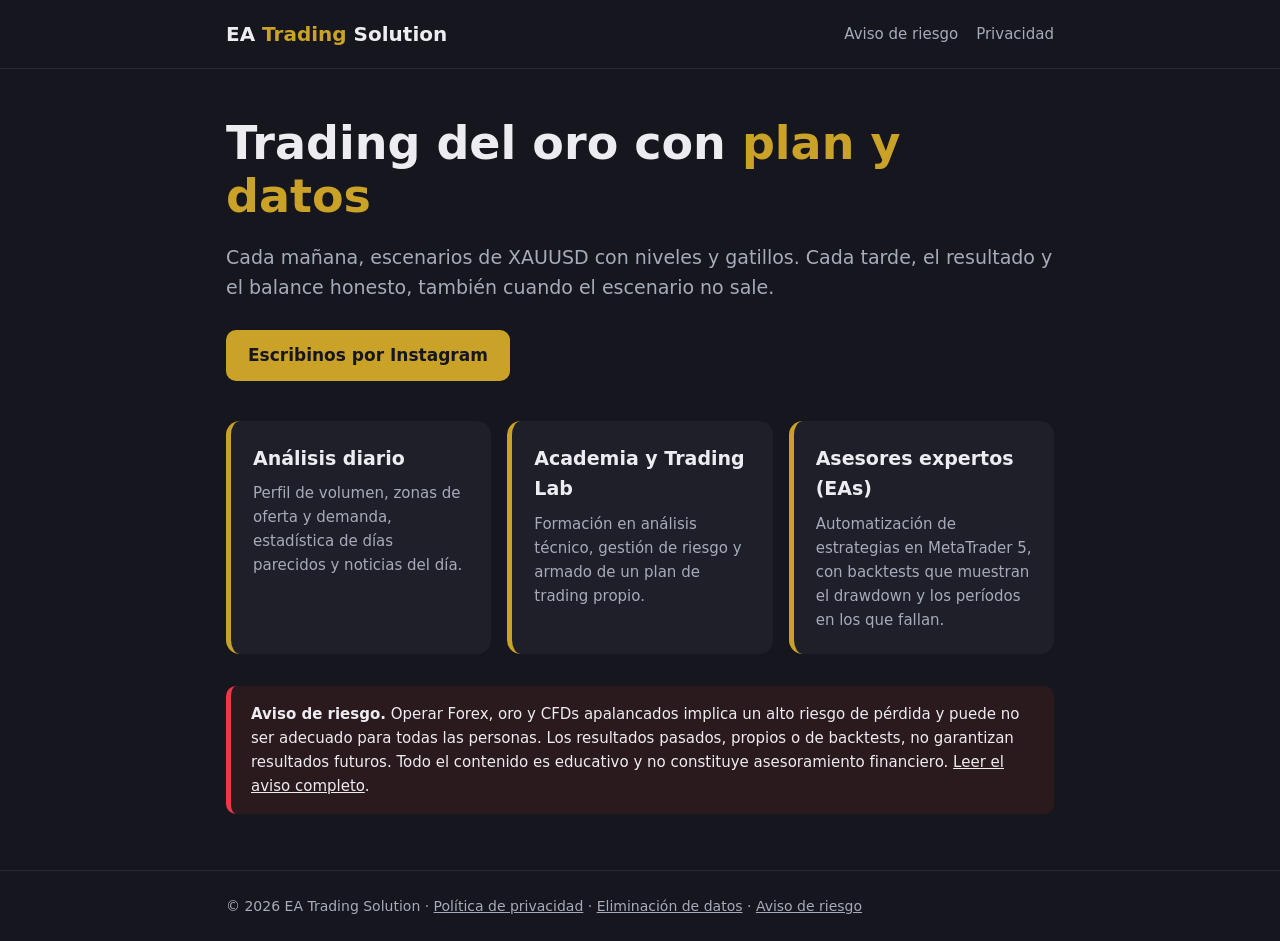
<file: index.html>
<!doctype html>
<html lang="es">
<head>
<meta charset="utf-8"><meta name="viewport" content="width=device-width,initial-scale=1">
<title>EA Trading Solution</title>
<meta name="description" content="Análisis diario del oro con plan y datos, formación en trading y asesores expertos para MetaTrader 5. Contenido educativo.">
<meta property="og:title" content="EA Trading Solution"><meta property="og:description" content="Análisis del oro con plan y datos, Academia y Trading Lab, EAs para MT5.">
<link rel="stylesheet" href="estilo.css">
</head>
<body>
<header><div class="envoltura"><a class="marca" href="./">EA <b>Trading</b> Solution</a>
<nav><a href="aviso-de-riesgo.html">Aviso de riesgo</a><a href="privacidad.html">Privacidad</a></nav></div></header>
<main class="envoltura">
<h1>Trading del oro con <em>plan y datos</em></h1>
<p class="sub">Cada mañana, escenarios de XAUUSD con niveles y gatillos. Cada tarde, el resultado y el balance honesto, también cuando el escenario no sale.</p>
<a class="boton" href="https://www.instagram.com/eatradingsolution/">Escribinos por Instagram</a>
<div class="tarjetas">
<div class="tarjeta"><h3>Análisis diario</h3><p>Perfil de volumen, zonas de oferta y demanda, estadística de días parecidos y noticias del día.</p></div>
<div class="tarjeta"><h3>Academia y Trading Lab</h3><p>Formación en análisis técnico, gestión de riesgo y armado de un plan de trading propio.</p></div>
<div class="tarjeta"><h3>Asesores expertos (EAs)</h3><p>Automatización de estrategias en MetaTrader 5, con backtests que muestran el drawdown y los períodos en los que fallan.</p></div>
</div>
<div class="aviso"><b>Aviso de riesgo.</b> Operar Forex, oro y CFDs apalancados implica un alto riesgo de pérdida y puede no ser adecuado para todas las personas. Los resultados pasados, propios o de backtests, no garantizan resultados futuros. Todo el contenido es educativo y no constituye asesoramiento financiero. <a href="aviso-de-riesgo.html" style="color:#ececf1">Leer el aviso completo</a>.</div>
</main>
<footer><div class="envoltura">© 2026 EA Trading Solution · <a href="privacidad.html">Política de privacidad</a> · <a href="eliminacion-de-datos.html">Eliminación de datos</a> · <a href="aviso-de-riesgo.html">Aviso de riesgo</a></div></footer>
</body>
</html>
</file>
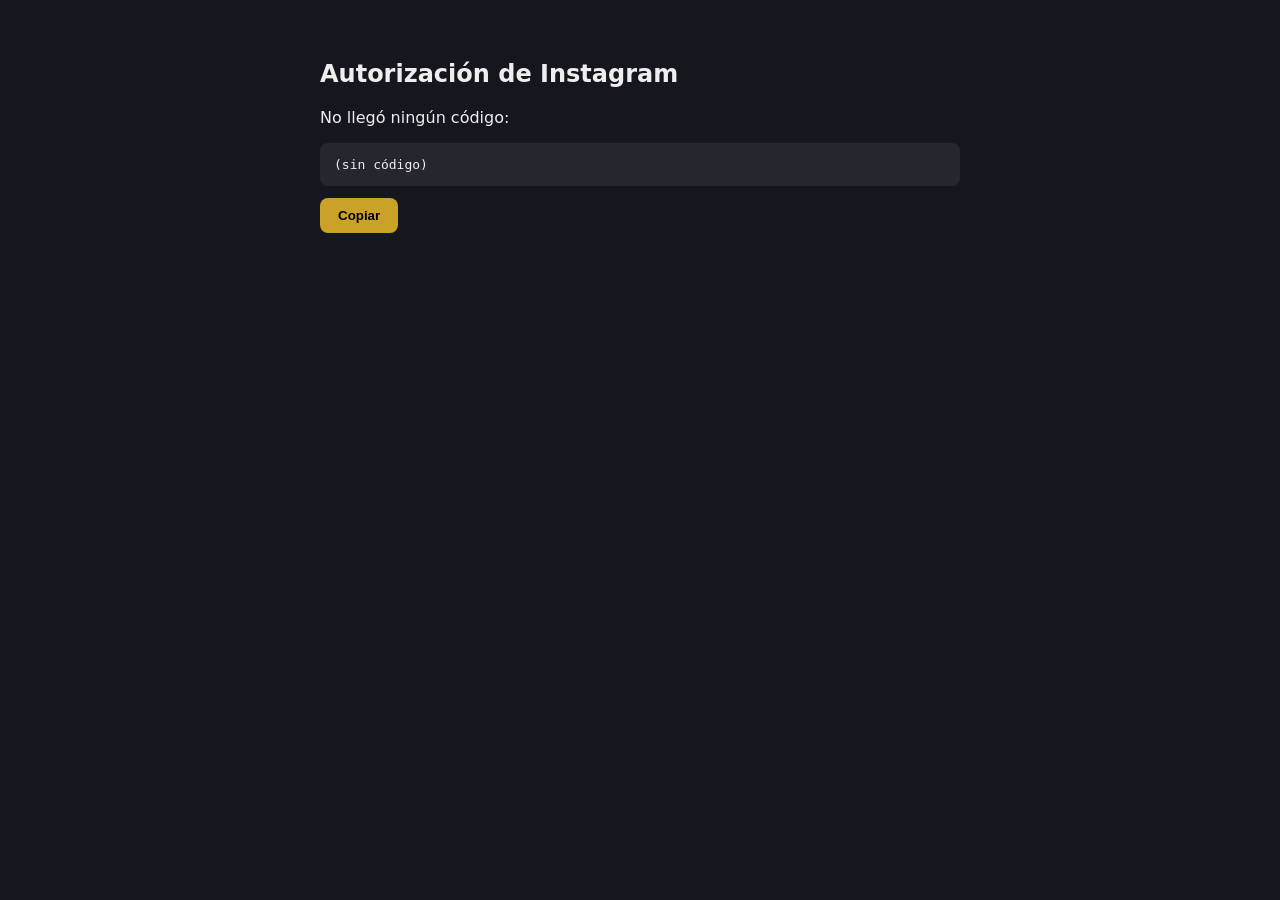
<file: callback.html>
﻿<!doctype html><html lang="es"><head><meta charset="utf-8"><meta name="viewport" content="width=device-width,initial-scale=1"><title>Autorización de Instagram</title>
<style>body{font-family:system-ui,Segoe UI,sans-serif;background:#16161e;color:#eee;max-width:640px;margin:60px auto;padding:0 16px}code{display:block;background:#26262f;padding:14px;border-radius:8px;word-break:break-all;margin:12px 0}button{background:#C9A227;border:0;padding:10px 18px;border-radius:8px;font-weight:600;cursor:pointer}</style></head>
<body><h2>Autorización de Instagram</h2><p id="m">Copiá este código y pegalo en la consola donde corre <b>instagram.py login</b>:</p><code id="c">(sin código)</code><button onclick="navigator.clipboard.writeText(document.getElementById('c').textContent)">Copiar</button>
<script>const q=new URLSearchParams(location.search);const c=(q.get('code')||'').replace(/#_$/,'');if(c){document.getElementById('c').textContent=c}else{document.getElementById('m').textContent='No llegó ningún código: '+(q.get('error_description')||q.get('error')||'')}</script></body></html>
</file>
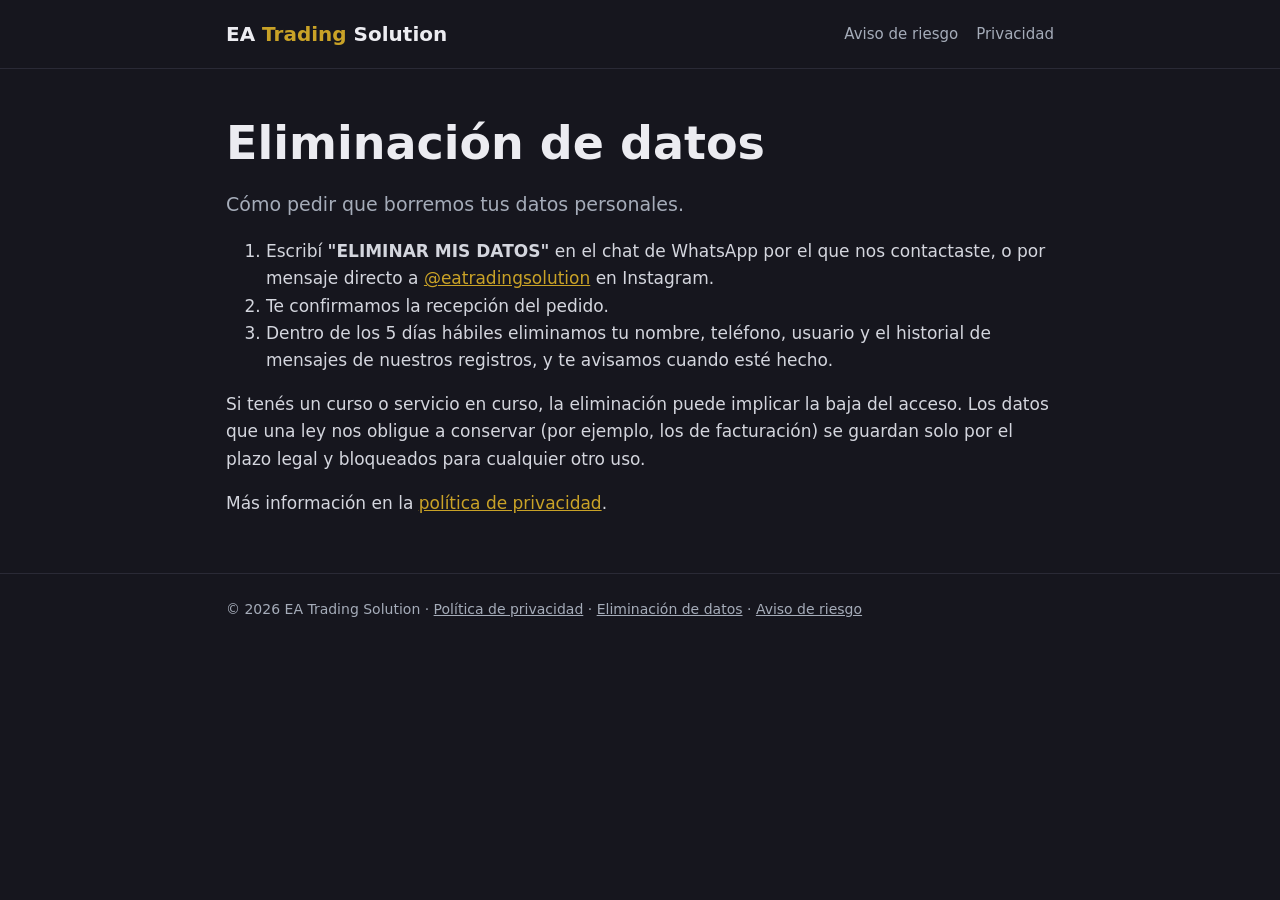
<file: eliminacion-de-datos.html>
<!doctype html>
<html lang="es">
<head>
<meta charset="utf-8"><meta name="viewport" content="width=device-width,initial-scale=1">
<title>Eliminación de datos</title>
<link rel="stylesheet" href="estilo.css">
</head>
<body>
<header><div class="envoltura"><a class="marca" href="./">EA <b>Trading</b> Solution</a>
<nav><a href="aviso-de-riesgo.html">Aviso de riesgo</a><a href="privacidad.html">Privacidad</a></nav></div></header>
<main class="envoltura">
<h1>Eliminación de datos</h1>
<p class="sub">Cómo pedir que borremos tus datos personales.</p>
<ol>
<li>Escribí <b>"ELIMINAR MIS DATOS"</b> en el chat de WhatsApp por el que nos contactaste, o por mensaje directo a <a href="https://www.instagram.com/eatradingsolution/" style="color:#C9A227">@eatradingsolution</a> en Instagram.</li>
<li>Te confirmamos la recepción del pedido.</li>
<li>Dentro de los 5 días hábiles eliminamos tu nombre, teléfono, usuario y el historial de mensajes de nuestros registros, y te avisamos cuando esté hecho.</li>
</ol>
<p>Si tenés un curso o servicio en curso, la eliminación puede implicar la baja del acceso. Los datos que una ley nos obligue a conservar (por ejemplo, los de facturación) se guardan solo por el plazo legal y bloqueados para cualquier otro uso.</p>
<p>Más información en la <a href="privacidad.html" style="color:#C9A227">política de privacidad</a>.</p>
</main>
<footer><div class="envoltura">© 2026 EA Trading Solution · <a href="privacidad.html">Política de privacidad</a> · <a href="eliminacion-de-datos.html">Eliminación de datos</a> · <a href="aviso-de-riesgo.html">Aviso de riesgo</a></div></footer>
</body>
</html>
</file>
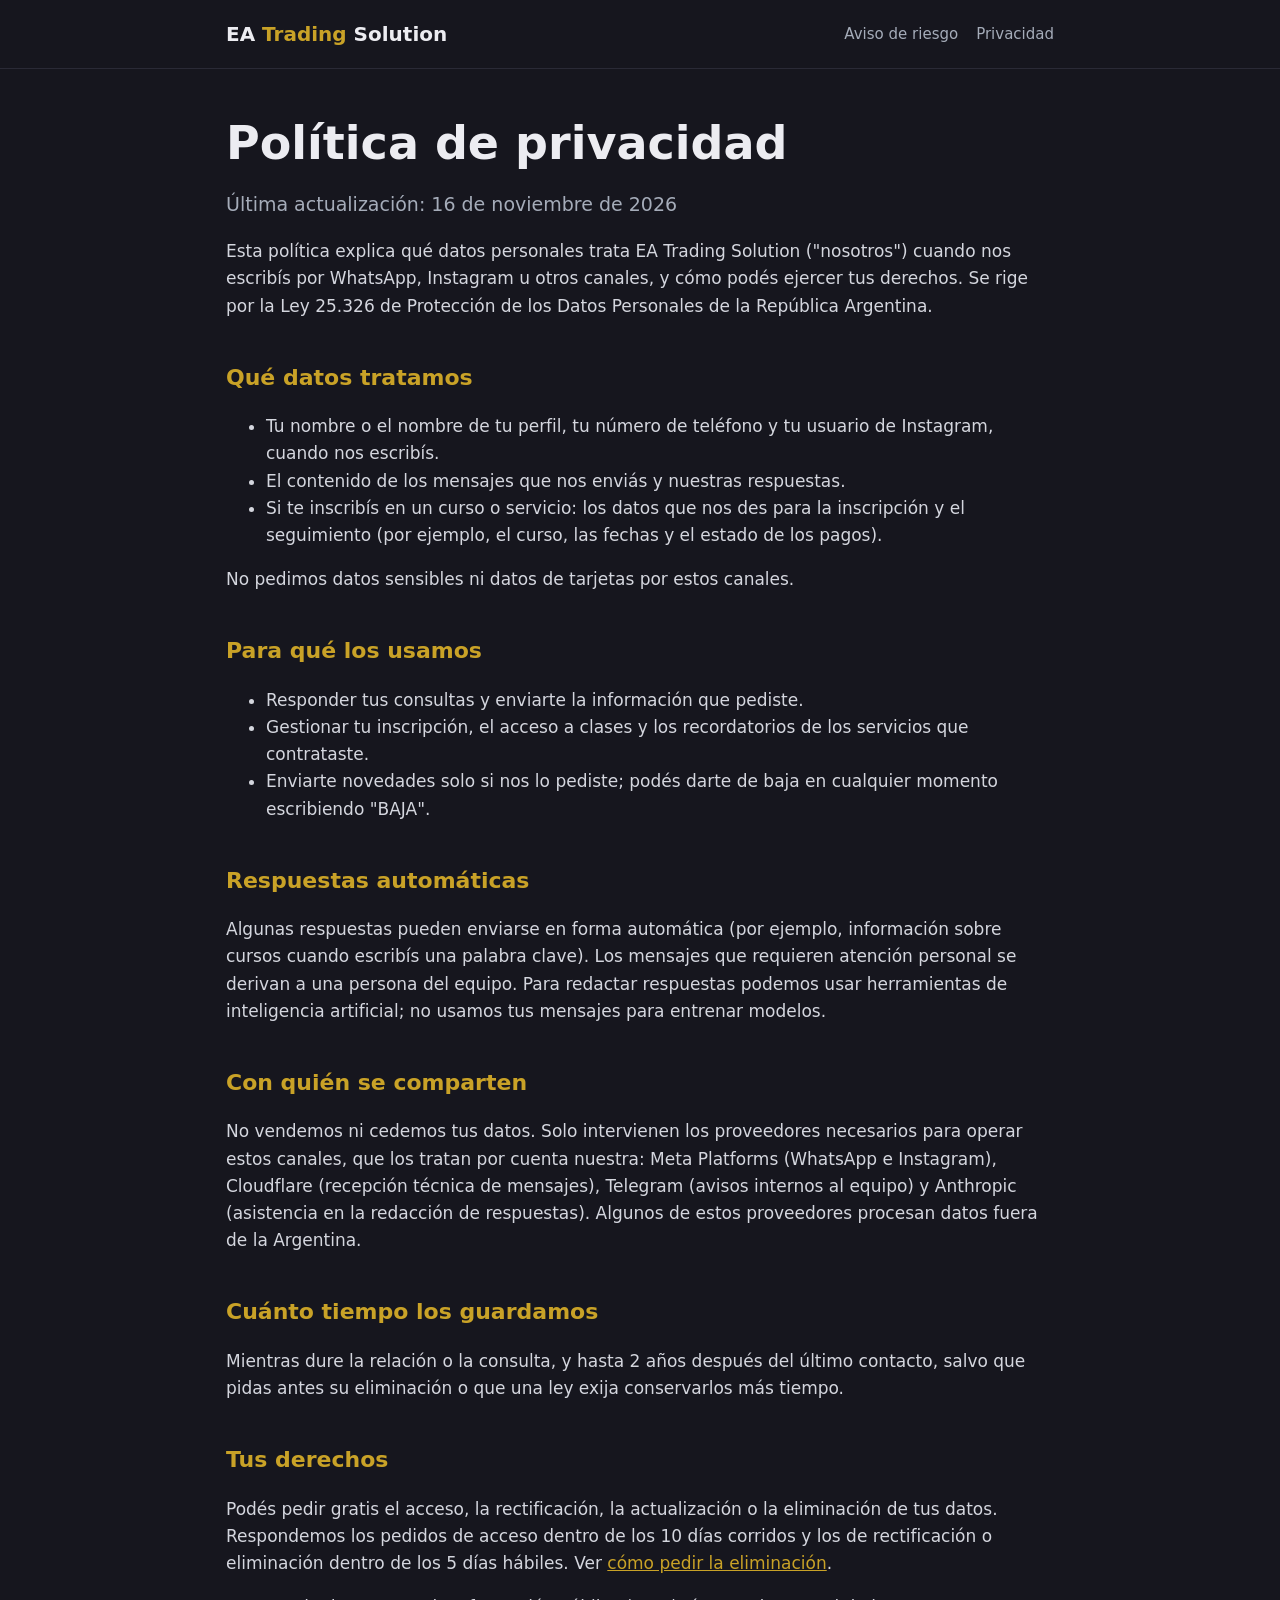
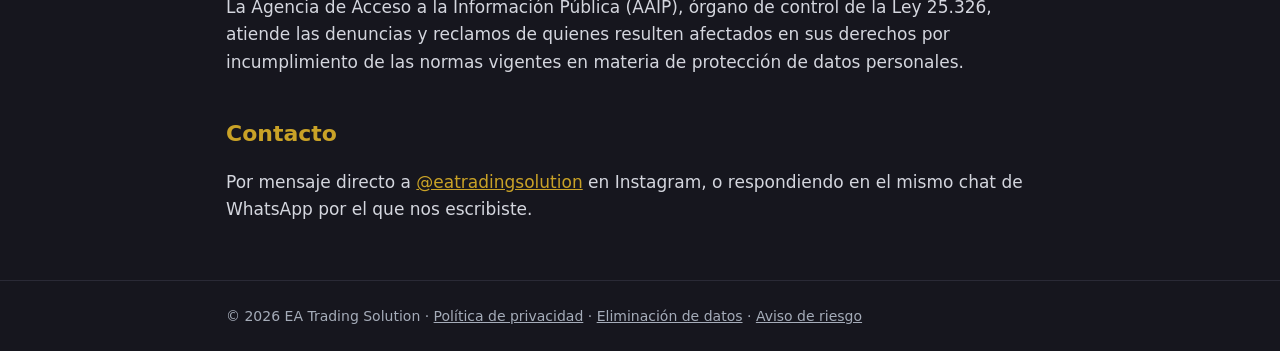
<file: privacidad.html>
<!doctype html>
<html lang="es">
<head>
<meta charset="utf-8"><meta name="viewport" content="width=device-width,initial-scale=1">
<title>Política de privacidad</title>
<link rel="stylesheet" href="estilo.css">
</head>
<body>
<header><div class="envoltura"><a class="marca" href="./">EA <b>Trading</b> Solution</a>
<nav><a href="aviso-de-riesgo.html">Aviso de riesgo</a><a href="privacidad.html">Privacidad</a></nav></div></header>
<main class="envoltura">
<h1>Política de privacidad</h1>
<p class="sub">Última actualización: 16 de noviembre de 2026</p>

<p>Esta política explica qué datos personales trata EA Trading Solution ("nosotros") cuando nos escribís por WhatsApp, Instagram u otros canales, y cómo podés ejercer tus derechos. Se rige por la Ley 25.326 de Protección de los Datos Personales de la República Argentina.</p>

<h2>Qué datos tratamos</h2>
<ul>
<li>Tu nombre o el nombre de tu perfil, tu número de teléfono y tu usuario de Instagram, cuando nos escribís.</li>
<li>El contenido de los mensajes que nos enviás y nuestras respuestas.</li>
<li>Si te inscribís en un curso o servicio: los datos que nos des para la inscripción y el seguimiento (por ejemplo, el curso, las fechas y el estado de los pagos).</li>
</ul>
<p>No pedimos datos sensibles ni datos de tarjetas por estos canales.</p>

<h2>Para qué los usamos</h2>
<ul>
<li>Responder tus consultas y enviarte la información que pediste.</li>
<li>Gestionar tu inscripción, el acceso a clases y los recordatorios de los servicios que contrataste.</li>
<li>Enviarte novedades solo si nos lo pediste; podés darte de baja en cualquier momento escribiendo "BAJA".</li>
</ul>

<h2>Respuestas automáticas</h2>
<p>Algunas respuestas pueden enviarse en forma automática (por ejemplo, información sobre cursos cuando escribís una palabra clave). Los mensajes que requieren atención personal se derivan a una persona del equipo. Para redactar respuestas podemos usar herramientas de inteligencia artificial; no usamos tus mensajes para entrenar modelos.</p>

<h2>Con quién se comparten</h2>
<p>No vendemos ni cedemos tus datos. Solo intervienen los proveedores necesarios para operar estos canales, que los tratan por cuenta nuestra: Meta Platforms (WhatsApp e Instagram), Cloudflare (recepción técnica de mensajes), Telegram (avisos internos al equipo) y Anthropic (asistencia en la redacción de respuestas). Algunos de estos proveedores procesan datos fuera de la Argentina.</p>

<h2>Cuánto tiempo los guardamos</h2>
<p>Mientras dure la relación o la consulta, y hasta 2 años después del último contacto, salvo que pidas antes su eliminación o que una ley exija conservarlos más tiempo.</p>

<h2>Tus derechos</h2>
<p>Podés pedir gratis el acceso, la rectificación, la actualización o la eliminación de tus datos. Respondemos los pedidos de acceso dentro de los 10 días corridos y los de rectificación o eliminación dentro de los 5 días hábiles. Ver <a href="eliminacion-de-datos.html" style="color:#C9A227">cómo pedir la eliminación</a>.</p>
<p>La Agencia de Acceso a la Información Pública (AAIP), órgano de control de la Ley 25.326, atiende las denuncias y reclamos de quienes resulten afectados en sus derechos por incumplimiento de las normas vigentes en materia de protección de datos personales.</p>

<h2>Contacto</h2>
<p>Por mensaje directo a <a href="https://www.instagram.com/eatradingsolution/" style="color:#C9A227">@eatradingsolution</a> en Instagram, o respondiendo en el mismo chat de WhatsApp por el que nos escribiste.</p>
</main>
<footer><div class="envoltura">© 2026 EA Trading Solution · <a href="privacidad.html">Política de privacidad</a> · <a href="eliminacion-de-datos.html">Eliminación de datos</a> · <a href="aviso-de-riesgo.html">Aviso de riesgo</a></div></footer>
</body>
</html>
</file>
<file: estilo.css>
:root{--bg:#16161e;--card:#1f1f2a;--txt:#ececf1;--gris:#a5acb9;--oro:#C9A227;--verde:#1D9E75;--rojo:#F23645}
*{box-sizing:border-box}
body{margin:0;background:var(--bg);color:var(--txt);font:17px/1.6 "Segoe UI",system-ui,-apple-system,sans-serif}
.envoltura{max-width:860px;margin:0 auto;padding:0 16px}
header{border-bottom:1px solid #2a2a36}
header .envoltura{display:flex;justify-content:space-between;align-items:center;gap:12px;flex-wrap:wrap;padding-top:18px;padding-bottom:18px}
.marca{font-weight:700;font-size:20px;color:var(--txt);text-decoration:none}.marca b{color:var(--oro)}
nav a{color:var(--gris);text-decoration:none;margin-left:18px;font-size:15px}nav a:hover{color:var(--oro)}
h1{font-size:clamp(30px,6vw,46px);line-height:1.15;margin:48px 0 12px}h1 em{color:var(--oro);font-style:normal}
h2{color:var(--oro);font-size:22px;margin-top:40px}
p,li{color:#d4d6de}.sub{color:var(--gris);font-size:19px}
.tarjetas{display:grid;grid-template-columns:repeat(auto-fit,minmax(240px,1fr));gap:16px;margin:32px 0}
.tarjeta{background:var(--card);border-radius:14px;padding:22px;border-left:5px solid var(--oro)}
.tarjeta h3{margin:0 0 8px;font-size:19px}.tarjeta p{margin:0;font-size:15px;color:var(--gris)}
.boton{display:inline-block;background:var(--oro);color:#16161e;font-weight:700;padding:12px 22px;border-radius:10px;text-decoration:none;margin:8px 10px 8px 0}
.boton.sec{background:transparent;color:var(--oro);border:1px solid var(--oro)}
.aviso{background:#2a1a1e;border-left:5px solid var(--rojo);border-radius:10px;padding:16px 20px;font-size:15px;margin:32px 0}
footer{border-top:1px solid #2a2a36;margin-top:56px;padding:24px 0;color:var(--gris);font-size:14px}footer a{color:var(--gris)}
</file>
